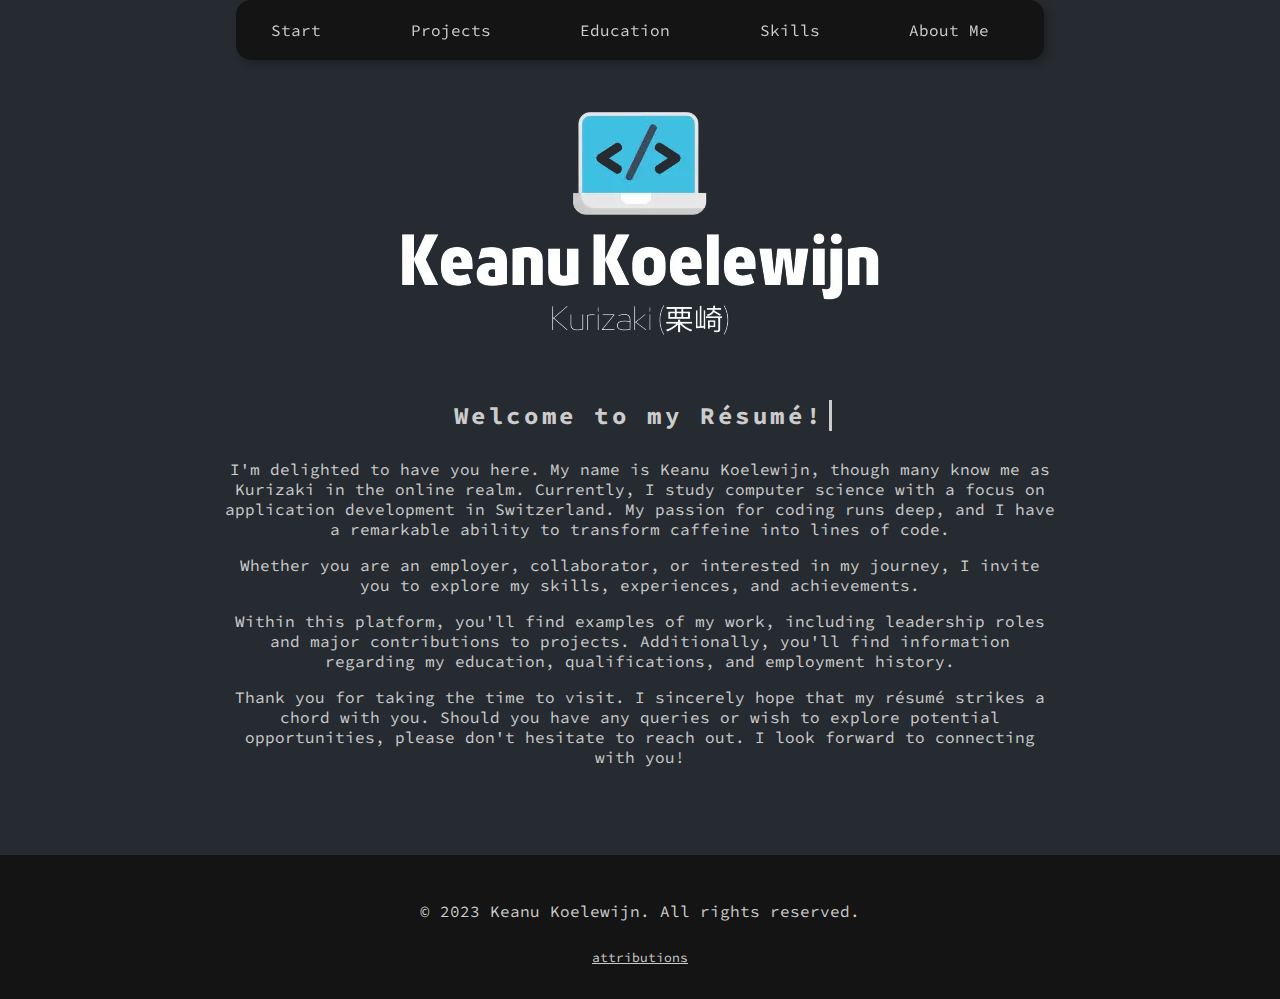
<file: index.html>
<!DOCTYPE html>
<html lang="en">
<head>
  <meta charset="UTF-8">
  <meta name="viewport" content="width=device-width, initial-scale=1.0">
  <link rel="stylesheet" href="https://cdnjs.cloudflare.com/ajax/libs/font-awesome/6.4.0/css/all.min.css" integrity="sha512-iecdLmaskl7CVkqkXNQ/ZH/XLlvWZOJyj7Yy7tcenmpD1ypASozpmT/E0iPtmFIB46ZmdtAc9eNBvH0H/ZpiBw==" crossorigin="anonymous" referrerpolicy="no-referrer" />    
  <title>Keanu Koelewijn</title>
  <script src="https://cdn.counter.dev/script.js" data-id="537e85ca-8d22-4e4e-8402-73907c460319" data-utcoffset="2"></script>
  <script src="script.js"></script>
  <link rel="stylesheet" href="style.css">
  <link rel="icon" type="image/png" href="coding.png">
</head>
<body>
  <input type="checkbox" id="fixed-button-checkbox">
  <div class="slide-in">
    <div class="phone-nav">
        <a href="index.html" class="phone-nav">Start</a>
        <a href="projects.html" class="phone-nav">Projects</a>
        <a href="education.html" class="phone-nav">Education</a>
        <a href="skills.html" class="phone-nav">Skills</a>
        <a href="about-me.html" class="phone-nav">About Me</a>
    </div>
  </div>
  <nav class="navigation-bar">
    <a href="index.html" class="category-link">Start</a>
    <a href="projects.html" class="category-link">Projects</a>
    <a href="education.html" class="category-link">Education</a>
    <a href="skills.html" class="category-link">Skills</a>
    <a href="about-me.html" class="category-link">About Me</a>
  </nav>    
  <label class="fixed-button" for="fixed-button-checkbox">Menu</label>
  <header>
    <div class="logo">
      <img src="pics/Keanu_Koelewijn.2-removebg-preview.webp" alt="Logo of Keanu Koelewijn">
    </div>
  </header>

  <main>
    <section class="main-section">
      <div class="content-wrapper">
        <div class="introduction-title">
          <p>Welcome to my Résumé!</p>
        </div>
        <div class="introduction-text">
          <p>I'm delighted to have you here. My name is Keanu Koelewijn, though many know me as Kurizaki in the online realm. Currently, I study computer science with a focus on application development in Switzerland. My passion for coding runs deep, and I have a remarkable ability to transform caffeine into lines of code.</p>
          <p>Whether you are an employer, collaborator, or interested in my journey, I invite you to explore my skills, experiences, and achievements.</p>
          <p>Within this platform, you'll find examples of my work, including leadership roles and major contributions to projects. Additionally, you'll find information regarding my education, qualifications, and employment history.</p>
          <p>Thank you for taking the time to visit. I sincerely hope that my résumé strikes a chord with you. Should you have any queries or wish to explore potential opportunities, please don't hesitate to reach out. I look forward to connecting with you!</p>
        </div>
      </div>
      <script src="https://formspree.io/js/formbutton-v1.min.js" defer></script>
      <script>
        window.formbutton=window.formbutton||function(){(formbutton.q=formbutton.q||[]).push(arguments)};
        formbutton("create", {action: "https://formspree.io/xzblpdoz"})
      </script>
    </section>
  </main>

  <footer>
    <div class="contact-icons">
      <a href="https://www.facebook.com/Krussli" class="icon" target="_blank">
        <i class="fab fa-facebook"></i>
      </a>
      <a href="https://www.instagram.com/keanu.exe/" class="icon" target="_blank">
        <i class="fab fa-instagram"></i>
      </a>
      <a href="https://github.com/Kurizaki" class="icon" target="_blank">
        <i class="fab fa-github"></i>
      </a>
    </div>
    <p>© 2023 Keanu Koelewijn. All rights reserved.</p>
    <a href="attributions.html" class="attributions">attributions</a>
  </footer>
</body>
</html>
</file>
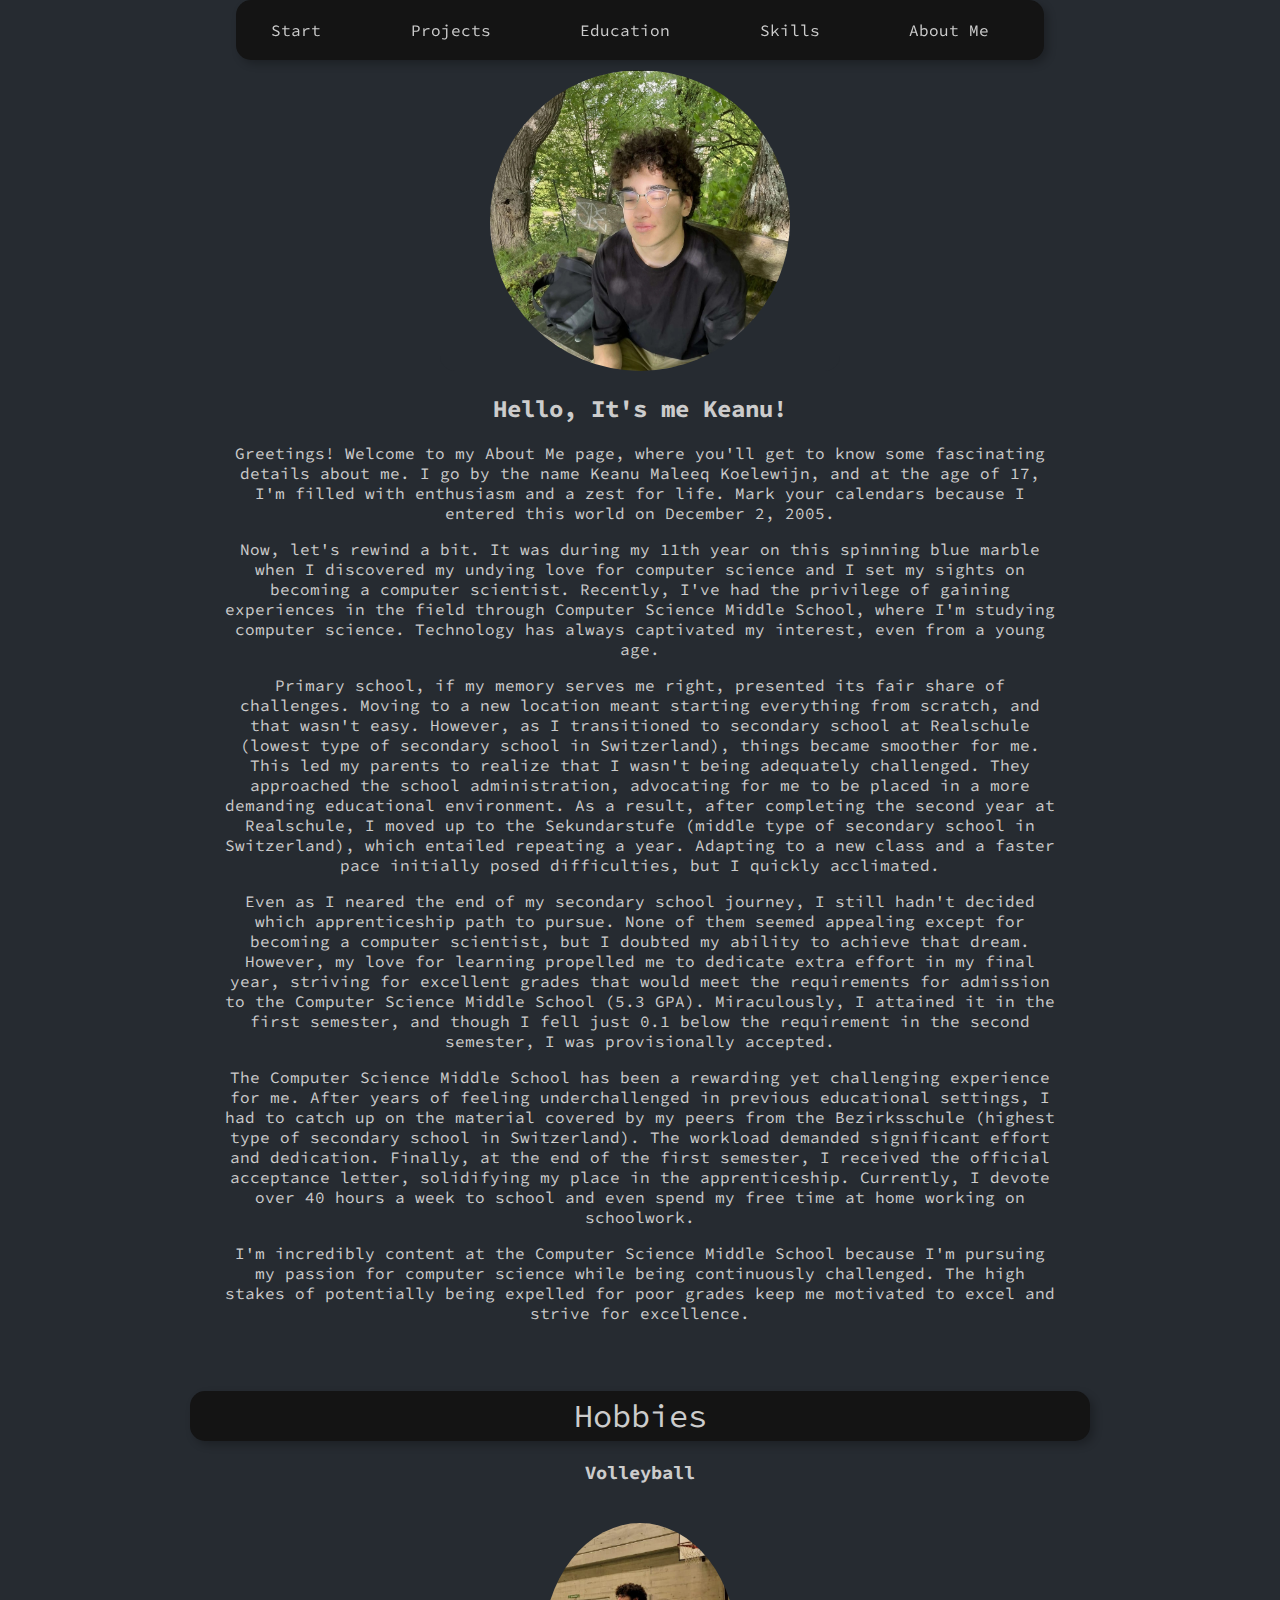
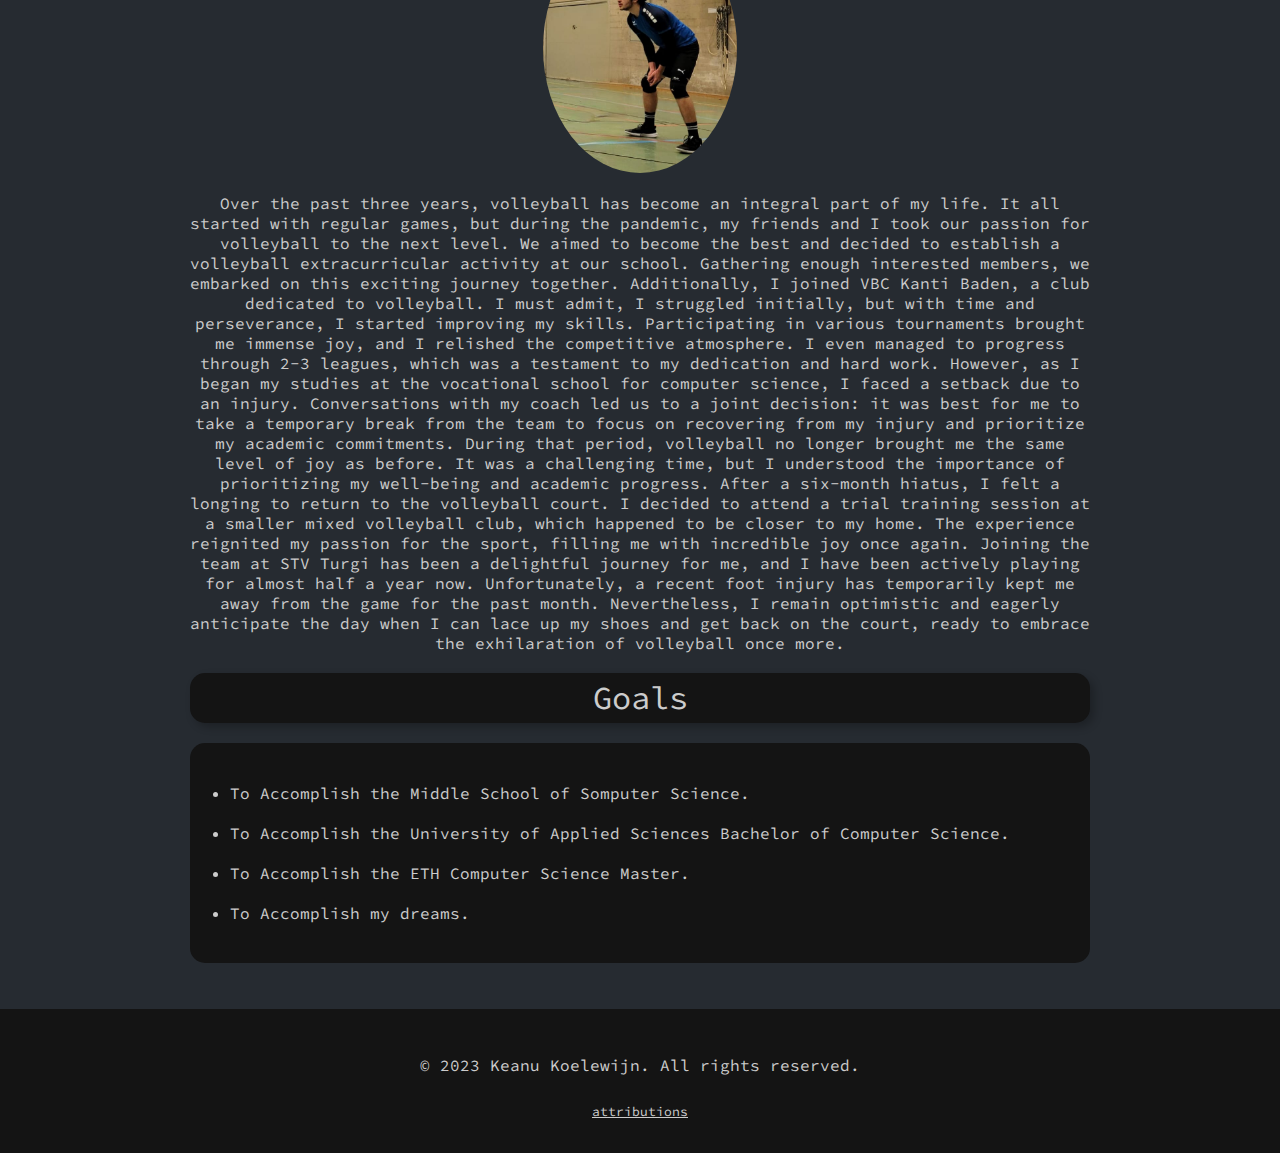
<file: about-me.html>
<!DOCTYPE html>
<html lang="en">
<head>
    <meta charset="UTF-8">
    <meta name="viewport" content="width=device-width, initial-scale=1.0">
    <link rel="stylesheet" href="https://cdnjs.cloudflare.com/ajax/libs/font-awesome/6.4.0/css/all.min.css" integrity="sha512-iecdLmaskl7CVkqkXNQ/ZH/XLlvWZOJyj7Yy7tcenmpD1ypASozpmT/E0iPtmFIB46ZmdtAc9eNBvH0H/ZpiBw==" crossorigin="anonymous" referrerpolicy="no-referrer" />    <title>Keanu Koelewijn</title>
    <script src="script.js"></script>
    <link rel="stylesheet" href="style.css">
    <link rel="icon" type="image/png" href="coding.png">
</head>
<body>
    <input type="checkbox" id="fixed-button-checkbox">
  <div class="slide-in">
    <div class="phone-nav">
        <a href="index.html" class="phone-nav">Start</a>
        <a href="projects.html" class="phone-nav">Projects</a>
        <a href="education.html" class="phone-nav">Education</a>
        <a href="skills.html" class="phone-nav">Skills</a>
        <a href="about-me.html" class="phone-nav">About Me</a>
    </div>
  </div>
  <nav class="navigation-bar">
    <a href="index.html" class="category-link">Start</a>
    <a href="projects.html" class="category-link">Projects</a>
    <a href="education.html" class="category-link">Education</a>
    <a href="skills.html" class="category-link">Skills</a>
    <a href="about-me.html" class="category-link">About Me</a>
  </nav>    
  <label class="fixed-button" for="fixed-button-checkbox">Menu</label>     
    
    <header>
        <section class="logo">
            <img class="profile" src="pics/Keanu11qw_clipdrop-enhance.jpeg" width="500" alt="Logo of Keanu Koelewijn">
        </section>
    </header>

    <main>
        <section class="main-section">
            <div class="about-me">
                <h2>Hello, It's me Keanu!</h2>
                <p>Greetings! Welcome to my About Me page, where you'll get to know some fascinating details about me. I go by the name Keanu Maleeq Koelewijn, and at the age of 17, I'm filled with enthusiasm and a zest for life. Mark your calendars because I entered this world on December 2, 2005. </p>
                <p>Now, let's rewind a bit. It was during my 11th year on this spinning blue marble when I discovered my undying love for computer science and I set my sights on becoming a computer scientist. Recently, I've had the privilege of gaining experiences in the field through Computer Science Middle School, where I'm studying computer science. Technology has always captivated my interest, even from a young age.</p>
                <p>Primary school, if my memory serves me right, presented its fair share of challenges. Moving to a new location meant starting everything from scratch, and that wasn't easy. However, as I transitioned to secondary school at Realschule (lowest type of secondary school in Switzerland), things became smoother for me. This led my parents to realize that I wasn't being adequately challenged. They approached the school administration, advocating for me to be placed in a more demanding educational environment. As a result, after completing the second year at Realschule, I moved up to the Sekundarstufe (middle type of secondary school in Switzerland), which entailed repeating a year. Adapting to a new class and a faster pace initially posed difficulties, but I quickly acclimated.</p>
                <p>Even as I neared the end of my secondary school journey, I still hadn't decided which apprenticeship path to pursue. None of them seemed appealing except for becoming a computer scientist, but I doubted my ability to achieve that dream. However, my love for learning propelled me to dedicate extra effort in my final year, striving for excellent grades that would meet the requirements for admission to the Computer Science Middle School (5.3 GPA). Miraculously, I attained it in the first semester, and though I fell just 0.1 below the requirement in the second semester, I was provisionally accepted.</p>
                <p>The Computer Science Middle School has been a rewarding yet challenging experience for me. After years of feeling underchallenged in previous educational settings, I had to catch up on the material covered by my peers from the Bezirksschule (highest type of secondary school in Switzerland). The workload demanded significant effort and dedication. Finally, at the end of the first semester, I received the official acceptance letter, solidifying my place in the apprenticeship. Currently, I devote over 40 hours a week to school and even spend my free time at home working on schoolwork.</p>
                <p>I'm incredibly content at the Computer Science Middle School because I'm pursuing my passion for computer science while being continuously challenged. The high stakes of potentially being expelled for poor grades keep me motivated to excel and strive for excellence.</p>

            </div>
            <div class="section"><p>Hobbies</p></div>
            <div class="volleyball-section">
                <h3>Volleyball</h3>
                <img class="hobby-image" src="pics/WhatsAppImage2023-07-04at10.25.08.jpeg" alt="Keanu playing Volleyball">
                <p>Over the past three years, volleyball has become an integral part of my life. It all started with regular games, but during the pandemic, my friends and I took our passion for volleyball to the next level. We aimed to become the best and decided to establish a volleyball extracurricular activity at our school. Gathering enough interested members, we embarked on this exciting journey together. Additionally, I joined VBC Kanti Baden, a club dedicated to volleyball. I must admit, I struggled initially, but with time and perseverance, I started improving my skills. Participating in various tournaments brought me immense joy, and I relished the competitive atmosphere. I even managed to progress through 2-3 leagues, which was a testament to my dedication and hard work.

                    However, as I began my studies at the vocational school for computer science, I faced a setback due to an injury. Conversations with my coach led us to a joint decision: it was best for me to take a temporary break from the team to focus on recovering from my injury and prioritize my academic commitments. During that period, volleyball no longer brought me the same level of joy as before. It was a challenging time, but I understood the importance of prioritizing my well-being and academic progress.
                    
                    After a six-month hiatus, I felt a longing to return to the volleyball court. I decided to attend a trial training session at a smaller mixed volleyball club, which happened to be closer to my home. The experience reignited my passion for the sport, filling me with incredible joy once again. Joining the team at STV Turgi has been a delightful journey for me, and I have been actively playing for almost half a year now. Unfortunately, a recent foot injury has temporarily kept me away from the game for the past month. Nevertheless, I remain optimistic and eagerly anticipate the day when I can lace up my shoes and get back on the court, ready to embrace the exhilaration of volleyball once more.</p>
            </div>
            <div class="section"><p>Goals</p></div>
            <ul class="goals">
                <li>To Accomplish the Middle School of Somputer Science.</li>
                <li>To Accomplish the University of Applied Sciences Bachelor of Computer Science.</li>
                <li>To Accomplish the ETH Computer Science Master.</li>
                <li>To Accomplish my dreams.</li>
              </ul>
            <script>
                window.formbutton = window.formbutton || function(){(formbutton.q=formbutton.q||[]).push(arguments)};
                formbutton("create", {action: "https://formspree.io/xzblpdoz"})
            </script>
        </section>
    </main>
    
    
    <footer>
        <div class="contact-icons">
          <a href="https://www.facebook.com/Krussli" class="icon" target="_blank">
            <i class="fab fa-facebook"></i>
          </a>
          <a href="https://www.instagram.com/keanu.exe/" class="icon" target="_blank">
            <i class="fab fa-instagram"></i>
          </a>
          <a href="https://github.com/Kurizaki" class="icon" target="_blank">
            <i class="fab fa-github"></i>
          </a>
        </div>
        <p>© 2023 Keanu Koelewijn. All rights reserved.</p>
        <a href="attributions.html" class="attributions">attributions</a>
      </footer>
    <script src="https://formspree.io/js/formbutton-v1.min.js" defer></script>
</body>
</html>
</file>
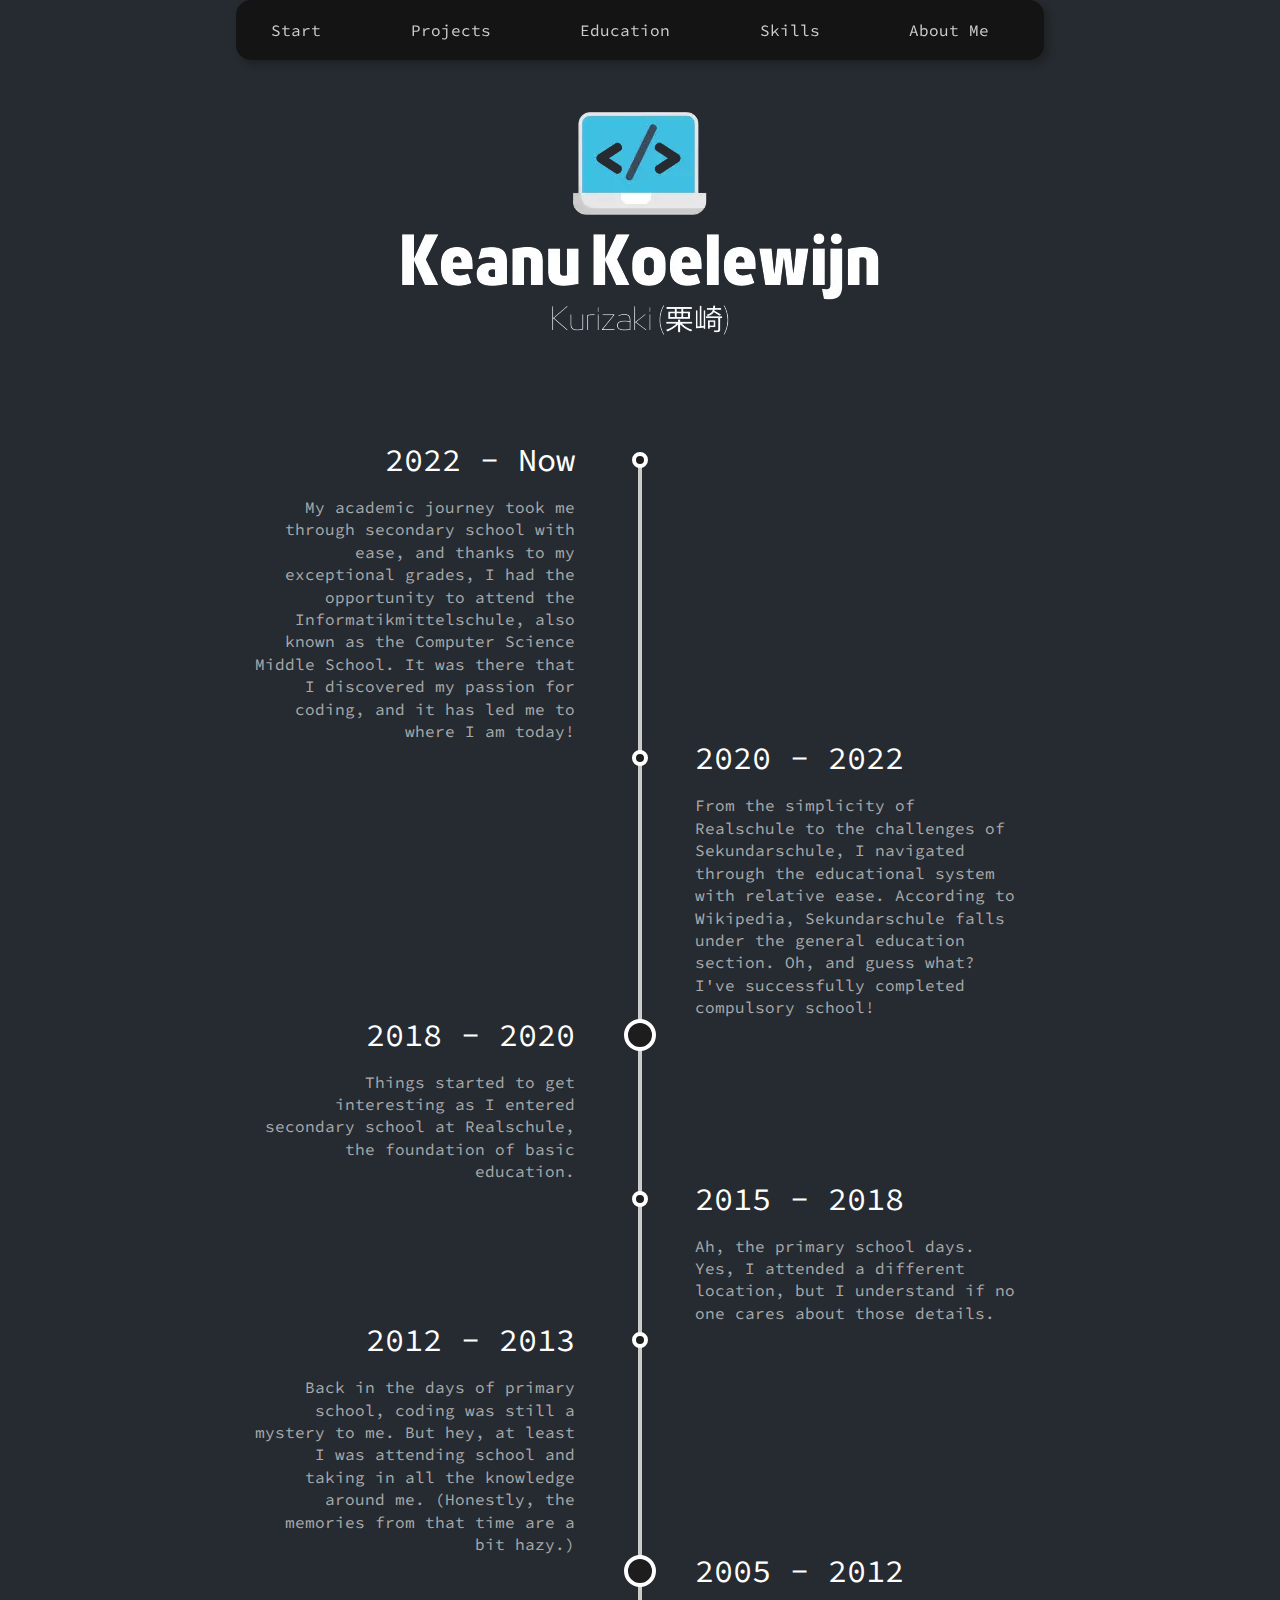
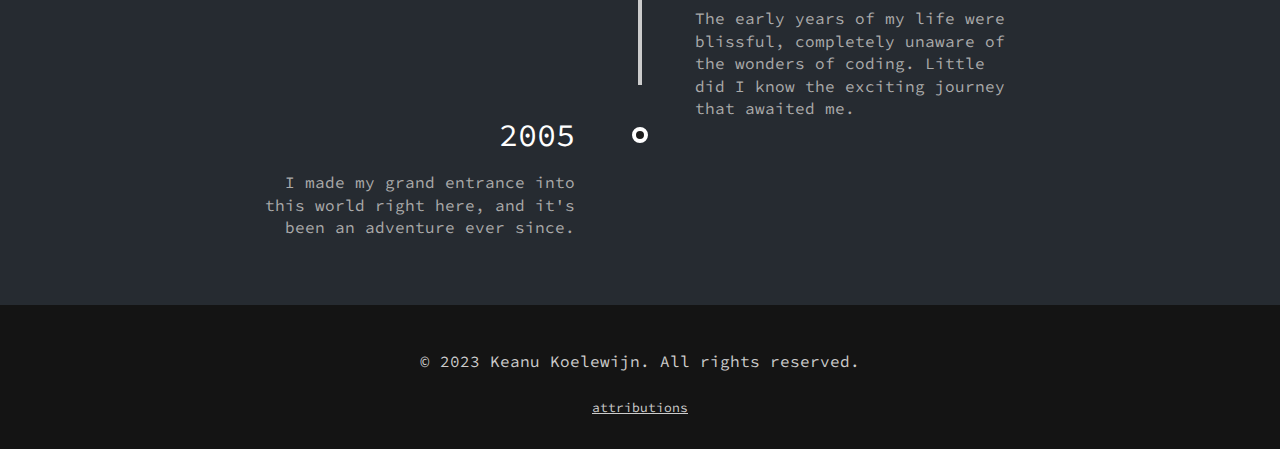
<file: education.html>
<!DOCTYPE html>
<html lang="en">
<head>
    <meta charset="UTF-8">
    <meta name="viewport" content="width=device-width, initial-scale=1.0">
    <link rel="stylesheet" href="https://cdnjs.cloudflare.com/ajax/libs/font-awesome/6.4.0/css/all.min.css" integrity="sha512-iecdLmaskl7CVkqkXNQ/ZH/XLlvWZOJyj7Yy7tcenmpD1ypASozpmT/E0iPtmFIB46ZmdtAc9eNBvH0H/ZpiBw==" crossorigin="anonymous" referrerpolicy="no-referrer" />    <title>Keanu Koelewijn</title>
    <script src="script.js"></script>
    <link rel="stylesheet" href="style.css">
    <link rel="icon" type="image/png" href="coding.png">
</head>
<body>
  <input type="checkbox" id="fixed-button-checkbox">
  <div class="slide-in">
    <div class="phone-nav">
        <a href="index.html" class="phone-nav">Start</a>
        <a href="projects.html" class="phone-nav">Projects</a>
        <a href="education.html" class="phone-nav">Education</a>
        <a href="skills.html" class="phone-nav">Skills</a>
        <a href="about-me.html" class="phone-nav">About Me</a>
    </div>
  </div>
  <nav class="navigation-bar">
    <a href="index.html" class="category-link">Start</a>
    <a href="projects.html" class="category-link">Projects</a>
    <a href="education.html" class="category-link">Education</a>
    <a href="skills.html" class="category-link">Skills</a>
    <a href="about-me.html" class="category-link">About Me</a>
  </nav>    
  <label class="fixed-button" for="fixed-button-checkbox">Menu</label>  
    
  <header>
        <section class="logo">
            <img src="pics/Keanu_Koelewijn.2-removebg-preview.webp" alt="Logo of Keanu Koelewijn">
        </section>
  </header>

    <main>
        <section class="main-section">
          <div class="container">
            <div class="entries">
              <div class="entry">
                <div class="title">2022 - Now</div>
                <div class="body">
                  <p>My academic journey took me through secondary school with ease, and thanks to my exceptional grades, I had the opportunity to attend the Informatikmittelschule, also known as the Computer Science Middle School. It was there that I discovered my passion for coding, and it has led me to where I am today!</p>
                </div>
              </div>
              <div class="entry">
                <div class="title">2020 - 2022</div>
                <div class="body">
                  <p>From the simplicity of Realschule to the challenges of Sekundarschule, I navigated through the educational system with relative ease. According to Wikipedia, Sekundarschule falls under the general education section. Oh, and guess what? I've successfully completed compulsory school!</p>
                </div>
              </div>
              <div class="entry">
                <div class="title big">2018 - 2020</div>
                <div class="body">
                  <p>Things started to get interesting as I entered secondary school at Realschule, the foundation of basic education.</p>
                </div>
              </div>
              <div class="entry">
                <div class="title">2015 - 2018</div>
                <div class="body">
                  <p>Ah, the primary school days. Yes, I attended a different location, but I understand if no one cares about those details.</p>
                </div>
              </div>
              <div class="entry">
                <div class="title">2012 - 2013</div>
                <div class="body">
                  <p>Back in the days of primary school, coding was still a mystery to me. But hey, at least I was attending school and taking in all the knowledge around me. (Honestly, the memories from that time are a bit hazy.)</p>
                </div>
              </div>
              <div class="entry">
                <div class="title big">2005 - 2012</div>
                <div class="body">
                  <p>The early years of my life were blissful, completely unaware of the wonders of coding. Little did I know the exciting journey that awaited me.</p>
                </div>
              </div>
              <div class="entry">
                <div class="title">2005</div>
                <div class="body">
                  <p>I made my grand entrance into this world right here, and it's been an adventure ever since.</p>
                </div>
              </div>
            </div>
          </div>          
            <script src="https://formspree.io/js/formbutton-v1.min.js" defer></script>
            <script>
                window.formbutton=window.formbutton||function(){(formbutton.q=formbutton.q||[]).push(arguments)};
                formbutton("create", {action: "https://formspree.io/xzblpdoz"})
            </script>
        </section>
    </main>
    
    <footer>
      <div class="contact-icons">
        <a href="https://www.facebook.com/Krussli" class="icon" target="_blank">
          <i class="fab fa-facebook"></i>
        </a>
        <a href="https://www.instagram.com/keanu.exe/" class="icon" target="_blank">
          <i class="fab fa-instagram"></i>
        </a>
        <a href="https://github.com/Kurizaki" class="icon" target="_blank">
          <i class="fab fa-github"></i>
        </a>
      </div>
      <p>© 2023 Keanu Koelewijn. All rights reserved.</p>
      <a href="attributions.html" class="attributions">attributions</a>
    </footer>
</body>
</html>
</file>
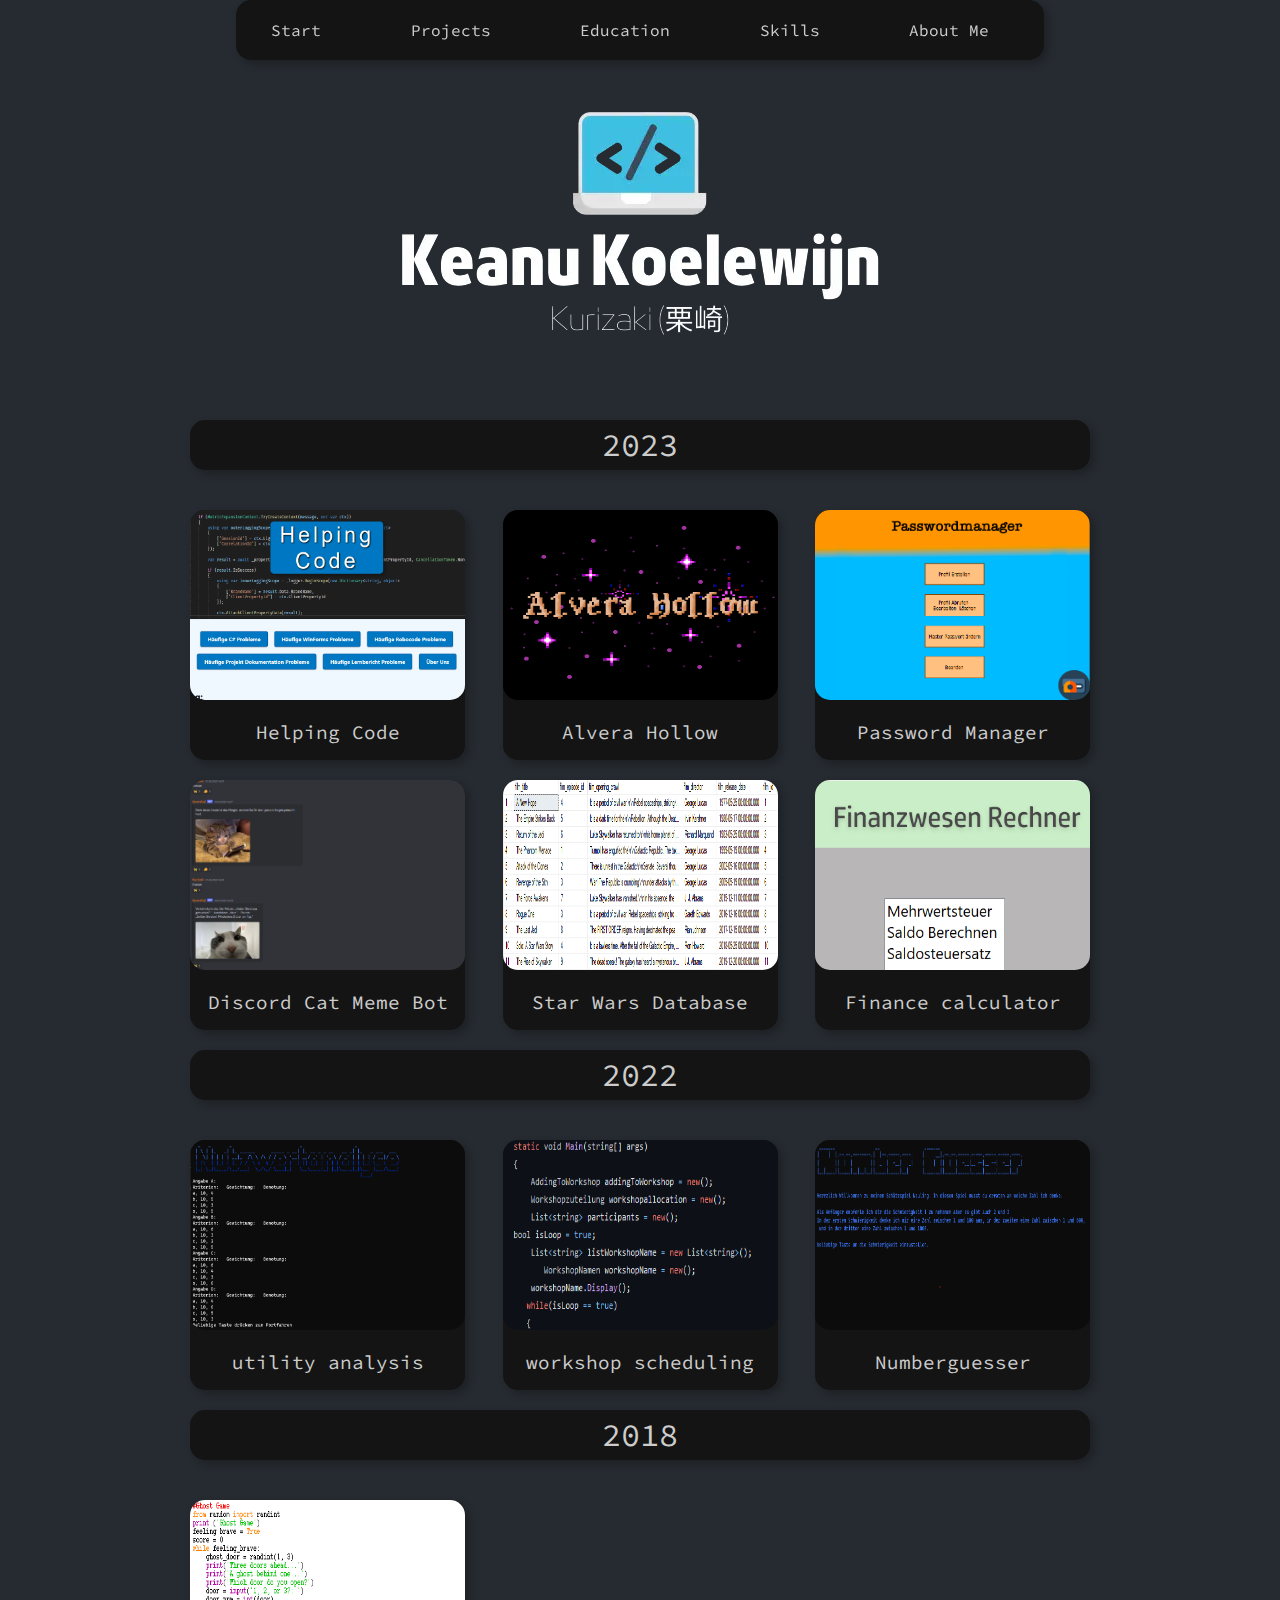
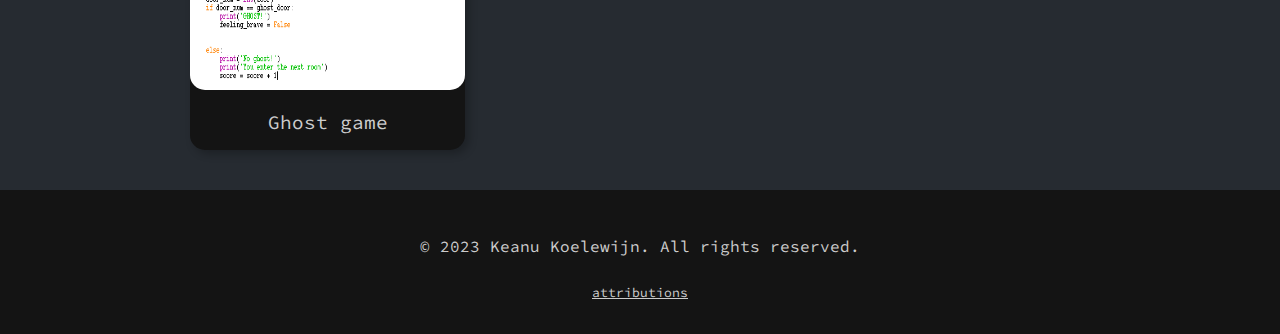
<file: projects.html>
<!DOCTYPE html>
<html lang="en">
<head>
    <meta charset="UTF-8">
    <meta name="viewport" content="width=device-width, initial-scale=1.0">
    <link rel="stylesheet" href="https://cdnjs.cloudflare.com/ajax/libs/font-awesome/6.4.0/css/all.min.css" integrity="sha512-iecdLmaskl7CVkqkXNQ/ZH/XLlvWZOJyj7Yy7tcenmpD1ypASozpmT/E0iPtmFIB46ZmdtAc9eNBvH0H/ZpiBw==" crossorigin="anonymous" referrerpolicy="no-referrer" />    <title>Keanu Koelewijn</title>
    <script src="script.js"></script>
    <link rel="icon" type="image/png" href="coding.png">

    <link rel="stylesheet" href="style.css">
</head>
<body>
    <input type="checkbox" id="fixed-button-checkbox">
  <div class="slide-in">
    <div class="phone-nav">
        <a href="index.html" class="phone-nav">Start</a>
        <a href="projects.html" class="phone-nav">Projects</a>
        <a href="education.html" class="phone-nav">Education</a>
        <a href="skills.html" class="phone-nav">Skills</a>
        <a href="about-me.html" class="phone-nav">About Me</a>
    </div>
  </div>
  <nav class="navigation-bar">
    <a href="index.html" class="category-link">Start</a>
    <a href="projects.html" class="category-link">Projects</a>
    <a href="education.html" class="category-link">Education</a>
    <a href="skills.html" class="category-link">Skills</a>
    <a href="about-me.html" class="category-link">About Me</a>
  </nav>    
  <label class="fixed-button" for="fixed-button-checkbox">Menu</label>    
    
    <header>
        <section class="logo">
            <img src="pics/Keanu_Koelewijn.2-removebg-preview.webp" alt="Logo of Keanu Koelewijn">
        </section>
    </header>

    <main>
        <section class="main-section">        
            <div class="projects-2023">
                <div class="section"><p>2023</p></div>
                <div class="project-box">
                    <div class="project-1">
                        <img src="pics/Screenshot2023-06-24121239.png" alt="Project 1">
                        <p class="project-title">Helping Code</p>
                        <div class="project-info">
                            <p class="project-description">Teamed up with three talented individuals, we built a website using HTML & CSS in just eight weeks. We're thrilled with the outcome!</p>
                        </div>
                    </div>                                                        
                    <div class="project-2">
                        <img src="pics/Logo.png" alt="Project 1">
                        <p class="project-title">Alvera Hollow</p>
                        <div class="project-info">
                            <p class="project-description">Working with a friend, we're currently developing an awesome game. Our dream is to release it one day.</p>
                        </div>
                    </div>
                
                    <div class="project-3">
                        <img src="pics/Screenshot2023-06-30195846.png" alt="Project 3">
                        <p class="project-title">Password Manager</p>
                        <div class="project-info">
                            <p class="project-description">As the project leader, I'm incredibly pleased with the password manager we created. It exceeded my expectations!</p>
                        </div>
                    </div>
                </div>
                <div class="project-box">
                    <div class="project-4">
                        <img src="pics/Screenshot2023-06-30200402.png" alt="Project 4">
                        <p class="project-title">Discord Cat Meme Bot</p>
                        <div class="project-info">
                            <p class="project-description">Introducing my Discord Bot: it delivers random cat images and quotes. Pure delight!</p>
                        </div>
                    </div>                                                        

                
                    <div class="project-5">
                        <img src="pics/Screenshot2023-06-30200815.png" alt="Project 5">
                        <p class="project-title">Star Wars Database</p>
                        <div class="project-info">
                            <p class="project-description">I tackled database tasks, handling queries, edits, and maintenance. It was challenging but rewarding.</p>
                        </div>
                    </div>
                
                    <div class="project-6">
                        <img src="pics/Screenshot2023-06-30201113.png" alt="Project 6">
                        <p class="project-title">Finance calculator</p>
                        <div class="project-info">
                            <p class="project-description">I created a C# Winforms calculator to boost my skills. It's a personal achievement I'm proud of.</p>
                        </div>
                    </div>
                </div>
            </div>
            <div class="projects-2022">
                <div class="section"><p>2022</p></div>
                <div class="project-box">
                    <div class="project-7">
                        <img src="pics/Screenshot2023-06-30201342.png" alt="Project 7">
                        <p class="project-title">utility analysis</p>
                        <div class="project-info">
                            <p class="project-description">In a team of four, we built a simple yet powerful utility analysis console application. It rocks!</p>
                        </div>
                    </div>                                                        

                
                    <div class="project-8">
                        <img src="pics/Screenshot2023-07-02173757.png" alt="Project 8">
                        <p class="project-title">workshop scheduling</p>
                        <div class="project-info">
                            <p class="project-description">My second C# program, but the first one I did in a team. It was an incredible experience./p>
                        </div>
                    </div>
                
                    <div class="project-9">
                        <img src="pics/Screenshot2023-07-02173416.png" alt="Project 9">
                        <p class="project-title">Numberguesser</p>
                        <div class="project-info">
                            <p class="project-description">My very first C# console application. It was a significant milestone in my coding journey.</p>
                        </div>
                    </div>
                </div>
            </div>
            <div class="projects-2018">
                <div class="section"><p>2018</p></div>
                <div class="project-box">
                    <div class="project-10">
                        <img src="pics/Screenshot2023-06-30202246.png" alt="Project 13">
                        <p class="project-title">Ghost game</p>
                        <div class="project-info">
                            <p class="project-description">My coding adventure began with a Python game from a learning book. It sparked my passion for coding.</p>
                        </div>
                    </div>
                </div>
            </div>
            <script src="https://formspree.io/js/formbutton-v1.min.js" defer></script>
            <script>
                window.formbutton=window.formbutton||function(){(formbutton.q=formbutton.q||[]).push(arguments)};
                formbutton("create", {action: "https://formspree.io/xzblpdoz"})
            </script>
        </section>
    </main>
    
    <footer>
        <div class="contact-icons">
          <a href="https://www.facebook.com/Krussli" class="icon" target="_blank">
            <i class="fab fa-facebook"></i>
          </a>
          <a href="https://www.instagram.com/keanu.exe/" class="icon" target="_blank">
            <i class="fab fa-instagram"></i>
          </a>
          <a href="https://github.com/Kurizaki" class="icon" target="_blank">
            <i class="fab fa-github"></i>
          </a>
        </div>
        <p>© 2023 Keanu Koelewijn. All rights reserved.</p>
        <a href="attributions.html" class="attributions">attributions</a>
      </footer>
</body>
</html>
</file>
<file: style.css>
@import url('https://fonts.googleapis.com/css2?family=Source+Code+Pro&display=swap');

:root {
    --dark-shade-gray: #141414;
    --medium-shade-gray: #292929;
    --dark-grey: #1F1F1F;
    --dark-bluish-gray: #262B31;
    --text-color: #CCCCCC;
}

html, body {
    height: 100%;
}

body {
    background-color: var(--dark-bluish-gray);
    margin: 0; 
    font-family: 'Source Code Pro', monospace;
    display: flex;
    flex-direction: column;
}

.centered {
    position: relative;
    top: 50%;
    left: 50%;
    transform: translate(-50%, -50%);
}

.goals,
.financial-license,
.Do,
.section,
.project-year,
.navigation-bar, 
.logo, 
.main-section {
    border-radius: 15px;
}

/* Navigation Bar */
.navigation-bar {
    background: var(--dark-shade-gray);
    height: 60px;
    max-width: 60%; /* Set the maximum width to 100% */
    width: 100%; /* Set the initial width to 100% */
    position: fixed;
    top: 0;
    left: 0; /* Adjust the left position to 0 */
    display: flex;
    justify-content: space-between;
    align-items: center;
    font-size: 1.5rem;
    padding: 0 20px;
    box-shadow: 4px 4px 8px rgba(0, 0, 0, 0.247);
    z-index: 9999;
}

@media (min-width: 768px) {
    /* Apply the following styles only when the screen width is 768px or larger */
    .navigation-bar {
        width: 90%; /* Adjust the width as per your requirement */
        left: 50%;
        transform: translateX(-50%);
    }
}

.category-link,
.navigation-bar a {
    margin-right: 20px;
    padding: 10px 15px;
    color: var(--text-color);
    text-decoration: none;
    border-radius: 5px;
    transition: background-color 0.3s ease;
    position: relative;
    font-size: 1rem
}

.category-link:after,
.navigation-bar a:after {
    content: '';
    position: absolute;
    width: 100%;
    height: 2px;
    bottom: 0;
    left: 0;
    background-color: var(--text-color);
    visibility: hidden;
    transform: scaleX(0);
    transition: all 0.3s ease-in-out;
}

.category-link:hover,
.navigation-bar a:hover {
    background-color: #0e0e0e;
    transition: all 0.3s ease-in-out;
    transform: scale(1.1);
}

.category-link:hover:after,
.navigation-bar a:hover:after {
    visibility: visible;
    transform: scaleX(1);
}

.slide-in {
    display: none;
}

/*Logo*/

.logo {
    display: flex;
    flex-direction: column;
    justify-content: center;
    align-items: center;
    background-color: var(--dark-bluish-gray);
    width: 100%;
    max-width: 400px;
    height: auto;
    margin: 0 auto;
    margin-bottom: -100px;
}


/*Main*/

.main-section {
    color: var(--text-color);
    background-color: transparent;
    max-width: 900px;
    width: 100%;
    margin: 0 auto;
    margin-top: 0px;
    border-radius: 15px;
    position: relative;
    margin-bottom: 10px;
}

@media only screen and (max-width: 768px) {
    /* Adjust the .main-section styling for smaller screens */
    .main-section {
        height: auto;
        margin-bottom: 0;
    }
}

  
/* Index Page */

.introduction-title {
    font-weight: bold;
    font-size: 1.5rem;
    align-items: center;
    color: var(--text-color);
    text-align: center;
}

.introduction-title p {
    max-width: 380px;
    overflow: hidden;
    border-right: .15em solid var(--text-color);
    white-space: nowrap;
    margin: 0 auto;
    letter-spacing: .15em;
    animation: 
      typing 3.5s steps(40, end),
      blink-caret .75s step-end infinite;
}
@keyframes typing {
    from { width: 0 }
    to { width: 100% }
}

@keyframes blink-caret {
    from, to { border-color: transparent }
    50% { border-color: var(--text-color); }
}
  
.introduction-text {
    margin-top: -20px;
    align-items: center;
    color: var(--text-color);
    padding: 2rem;
    text-align: center;
}


/* Projects Page */

.section {
  margin-top: 20px;
  display: flex;
  justify-content: center;
  align-items: center;
  height: 50px;
  width: 900px;
  background: var(--dark-shade-gray);
  color: var(--text-color);
  box-shadow: 4px 4px 8px rgba(0, 0, 0, 0.247);
  font-size: 2rem;
  position: relative;
  left: 50%;
  transform: translateX(-50%);
  border-radius: 15px;
  margin-bottom: 20px;
}

.project-box {
  display: flex;
  justify-content: space-between;
}

.project-10,
.project-9,
.project-8,
.project-7,
.project-6,
.project-5,
.project-4,
.project-1,
.project-2,
.project-3 {
  position: relative;
  margin-top: 20px;
  border-radius: 15px;
}

.project-10 img,
.project-7 img,
.project-4 img,
.project-9 img,
.project-8 img,
.project-6 img,
.project-5 img,
.project-3 img,
.project-2 img,
.project-1 img {
  width: 275px;
  height: 190px;
  margin-left: 10px;
  margin-right: 10px;
  margin-top: -66px;
  border-radius: 15px;
}

.project-info {
  position: absolute;
  top: 0;
  left: 0;
  width: 100%;
  height: 100%;
  background-color: rgba(0, 0, 0, 0.8);
  color: white;
  display: flex;
  justify-content: center;
  align-items: center;
  opacity: 0;
  transition: opacity 0.3s ease;
  border-radius: 15px;
}

.project-info p {
  text-align: center;
  padding: 10px;
}

.project-10:hover .project-info,
.project-9:hover .project-info,
.project-8:hover .project-info,
.project-7:hover .project-info,
.project-6:hover .project-info,
.project-5:hover .project-info,
.project-4:hover .project-info,
.project-1:hover .project-info,
.project-2:hover .project-info,
.project-3:hover .project-info {
  opacity: 1;
}

.project-10,
.project-9,
.project-8,
.project-7,
.project-6,
.project-5,
.project-4,
.project-3,
.project-2,
.project-1 {
    position: relative;
    margin-top: 20px;
    display: flex;
    flex-direction:column; /* Vertikale Anordnung */
    justify-content: center;
    align-items: center;
    height: 250px;
    width: 275px;
    background: var(--dark-shade-gray);
    color: var(--text-color);
    box-shadow: 4px 4px 8px rgba(0, 0, 0, 0.247);
    margin-top: 20px;
    border-radius: 15px;
}

.project-title {
  font-size: 1.2rem;
  margin-top: 20px;
  margin-bottom: -50px;
  visibility: visible;
  transition: visibility 0s;
}


/*About Me Page */

.profile {
    margin-top: 70px;
    width: 300px;
    border-radius: 50%;
    display: flex;
    flex-direction: column;
    justify-content: center;
    align-items: center;
    background-color: var(--dark-bluish-gray);
}

.about-me {
    margin-top: 70px;
    align-items: center;
    color: var(--text-color);
    padding: 2rem;
    text-align: center;
}

.volleyball-section {
    text-align: center;
}

.hobby-image {
    margin-top: 20px;
    border-radius: 100%;
    height: 250px;
}

.goals {
    padding-top: 20px;
    margin-top: 20px;
    background: var(--dark-shade-gray);
    padding-bottom: 40px;
}

.goals li{
    margin-top: 20px;
}

.main-section h1 {
    color: var(--text-color);
    text-align: center;
    margin-bottom: 60px;

}

.attribute {
    display: flex;
    justify-content: center;
    align-items: center;
    text-align: center;
    margin-bottom: 25px;
}

.attribute img {
    width: 25%;
    margin: auto;
}


/* Contact Me Page */

.socials {
    margin-top: 20px;
    display: flex;
    justify-content: space-between;
    display: none;
}

.social-image {
    width: 120px;
    transition: transform 0.3s ease;
}

.social-image:hover {
    transform: scale(1.2);
}

#klappen {
    display: none;
}

#klappen:checked + label + .socials {
    display: block;
}

/* Education Page*/

.container {
    margin-top: 80px;
}
  
.container:before {
    margin-top: -15px;
    content: '';
    position: absolute;
    top: 0;
    left: 50%;
    bottom: 0;
    height: 1220px;
    width: 4px;
    background-color: var(--text-color);
    transform: translateX(-50%);
    z-index: 1;
}
  
.entries {
    width: calc(100% - 80px);
    max-width: 800px;
    margin: auto;
    position: relative;
    left: -5px;
}
  
.entry {
    width: calc(50% - 80px);
    float: left;
    padding: 20px;
    clear: both;
    text-align: right;
    margin-top: -60px;
}
  
.title {
    font-size: 32px;
    margin-bottom: 12px;
    position: relative;
    color: #fff;
}
  
.title:before {
    content: '';
    position: absolute;
    width: 8px;
    height: 8px;
    border: 4px solid #ffffff;
    background-color: #1D1D1D;
    border-radius: 100%;
    top: 50%;
    transform: translateY(-50%);
    right: -73px;
    z-index: 1000;
}
  
.title.big:before {
    width: 24px;
    height: 24px;
    transform: translate(8px, -50%);
}
  
.body {
    color: #aaa;
}
  
.body p {
    line-height: 1.4em;
}
  
.entry:nth-child(2n) {
    text-align: left;
    float: right;
}
  
.entry:nth-child(2n) .title:before {
    left: -63px;
}
  
.entry:nth-child(2n) .title.big:before {
    transform: translate(-8px, -50%);
}

/*Footer*/

footer {
    background: var(--dark-shade-gray);
    color: var(--text-color);
    font-size: 25px;
    padding-top: 30px;
    padding-bottom: 30px;
    text-align: center;
    position: relative;
    margin-top: 30px;
}

footer a {
    color: var(--text-color);
    font-size: small;
}

footer p {
    color: var(--text-color);
    font-size: medium;
}

.contact-icons {
    display: flex;
    justify-content: center;
    gap: 10px;
}
  
.icon {
    color: var(--text-color);
    font-size: 20px;
    transition: color 0.3s ease;
}
  
.icon:hover {
    color: var(--highlight-color);
}

#projects,
#about-me {
    margin-top: 1px;
}

/* Skills Page*/

table {
    border-collapse: collapse;
    width: 100%;
    table-layout: fixed;
}
  

th {
    padding: 8px;
    text-align: center;
    font-size: 35px;
}

td {
    padding: 8px;
    text-align: center;
    font-size: 25px;
}

.language {
    margin-bottom: 100px;
}

.logos {
    margin-top: 20px;
    justify-content: space-between;
    align-items: center;
    display: flex;
}

.certificate {
    display: flex;
    justify-content: space-between;
    align-items: flex-start;
    flex-wrap: wrap;
    text-align: center;
}
  
.certificate > div {
    flex-basis: 48%;
    margin-bottom: 20px;
}
  
.certificate h3 {
    margin-top: 0;
    font-size: 20px;
}
  
.certificate ul {
    padding: 0;
    margin: 0;
    list-style-type: none;
}
  
.certificate li {
    margin-bottom: 5px;
    font-size: 16px;
}

.Do {
    padding-top: 20px;
    margin-top: 20px;
    background: var(--dark-shade-gray);
    padding-bottom: 20px;
}

.financial-license {
    padding-top: 20px;
    margin-top: 20px;
    background: var(--dark-shade-gray);
    height: 245px;
    padding-bottom: 20px;
}

.skill-text {
    text-align: center;
    margin-top: 50px;
    margin-bottom: 50px;
}

.fixed-button {
    display: none;
}
  
#fixed-button-checkbox {
    display: none;
}

@media only screen and (max-width: 767px) {
    /* Styles for mobile devices */
  
    nav {
      display: none;
    }
  
    .navigation-bar {
      display: none;
    }
  
    #fixed-button-checkbox {
      position: absolute;
      opacity: 0;
      cursor: pointer;
    }
  
    .fixed-button {
      display: block;
      height: 50px;
      width: 50px;
      background-color: var(--dark-grey);
      display: block;
      position: fixed;
      bottom: 50px;
      left: 50%;
      transform: translateX(-50%);
      text-align: center;
      line-height: 50px;
      color: white;
      z-index: 999;
      border-color: var(--dark-shade-gray);
      border-radius: 50px;
      border: 5px solid var(--dark-shade-gray);
    }
  
    .slide-in {
      position: fixed;
      bottom: -600px;
      right: 0;
      width: 100%;
      height: 600px;
      background-color: var(--dark-shade-gray);
      box-shadow: 0 0 10px rgba(0, 0, 0, 0.5);
      transition: bottom 0.5s ease-in-out;
      overflow: hidden;
      border-top-left-radius: 20px;
      z-index: 998;
      display: block;
    }
  
    #fixed-button-checkbox:checked ~ .slide-in {
      bottom: 0;
    }
  
    #fixed-button-checkbox:checked ~ .slide-in p {
      opacity: 1;
    }
  
    .phone-nav {
        margin-top: 20px;
        display: flex;
        flex-direction: column;
        align-items: center;
        font-size: 2.5rem;
        color: var(--text-color);
        text-decoration: none;
    }

    .logo {
        display: flex;
        flex-direction: row;
        justify-content: center;
        align-items: center;
        width: 100%;
        max-width: 400px;
        height: auto;
        margin: 0 auto;
        margin-bottom: -50px;
    }
      
    .logo img {
        max-width: 90%;
        height: auto;
    }

    .section {
        width: 90%;
    }

    .project-10,
    .project-9,
    .project-8,
    .project-7,
    .project-6,
    .project-5,
    .project-4,
    .project-3,
    .project-2,
    .project-1 {
      margin-top: 20px;
      justify-content: center;
      align-items: center;
      height: 250px;
      width: 275px;
      background: var(--dark-shade-gray);
      color: var(--text-color);
      box-shadow: 4px 4px 8px rgba(0, 0, 0, 0.247);
      border-radius: 15px;
      margin: 20px auto auto auto;
    }  

    .project-box {
        display:contents;
        justify-content:center;
        align-items: center;
    }

    .title {
        font-size: 24px;
        align-items: center;
    }

    .entries {
        width: 100%;
        max-width: none;
        left: 0;
        align-items: center;
    }
    
    .entry {
        width: 90%;
        float: none;
        text-align: left;
        margin-top: 0;
        align-items: center;
    }
    
    .title.big:before {
        transform: translate(-4px, -50%);
    }

    .container:before { 
        background-color: #0000;
    }

    .container {
        margin-top: 0px;
    }

    .title::before {
        color: #0000;
    }

    .entry:nth-child(2n) .title:before {
        display: none;
    }

    .entry:nth-child(2n) {
        text-align: left;
        float: none;
    }

    .title:before {
        display: none;
    }

    .logos {
        display: flex;
        flex-wrap: wrap;
        justify-content: center;
        align-items: center;
        width: 90%;
        margin: auto;
    }

    .logos img {
        width: 13%;
        margin-bottom: 10px;
    }

    .skill-text {
        width: 90%;
        margin: auto;
        margin-bottom: 10%;
    }
    
    table {
        border-collapse: collapse;
        width: 90%;
        table-layout: fixed;
        margin: auto;
        margin-bottom: 50px;
    }
      
    
    th {
        padding: 8px;
        text-align: center;
        font-size: 20px;
    }
    
    td {
        padding: 8px;
        text-align: center;
        font-size: 15px;
    }
    
    .certificate {
        width: 90%;
        margin: auto;
    }

    .goals {
        width: 82%;
        margin: auto;
    }

    .volleyball-section {
        width: 90%;
        margin: auto;
    }
}
</file>
